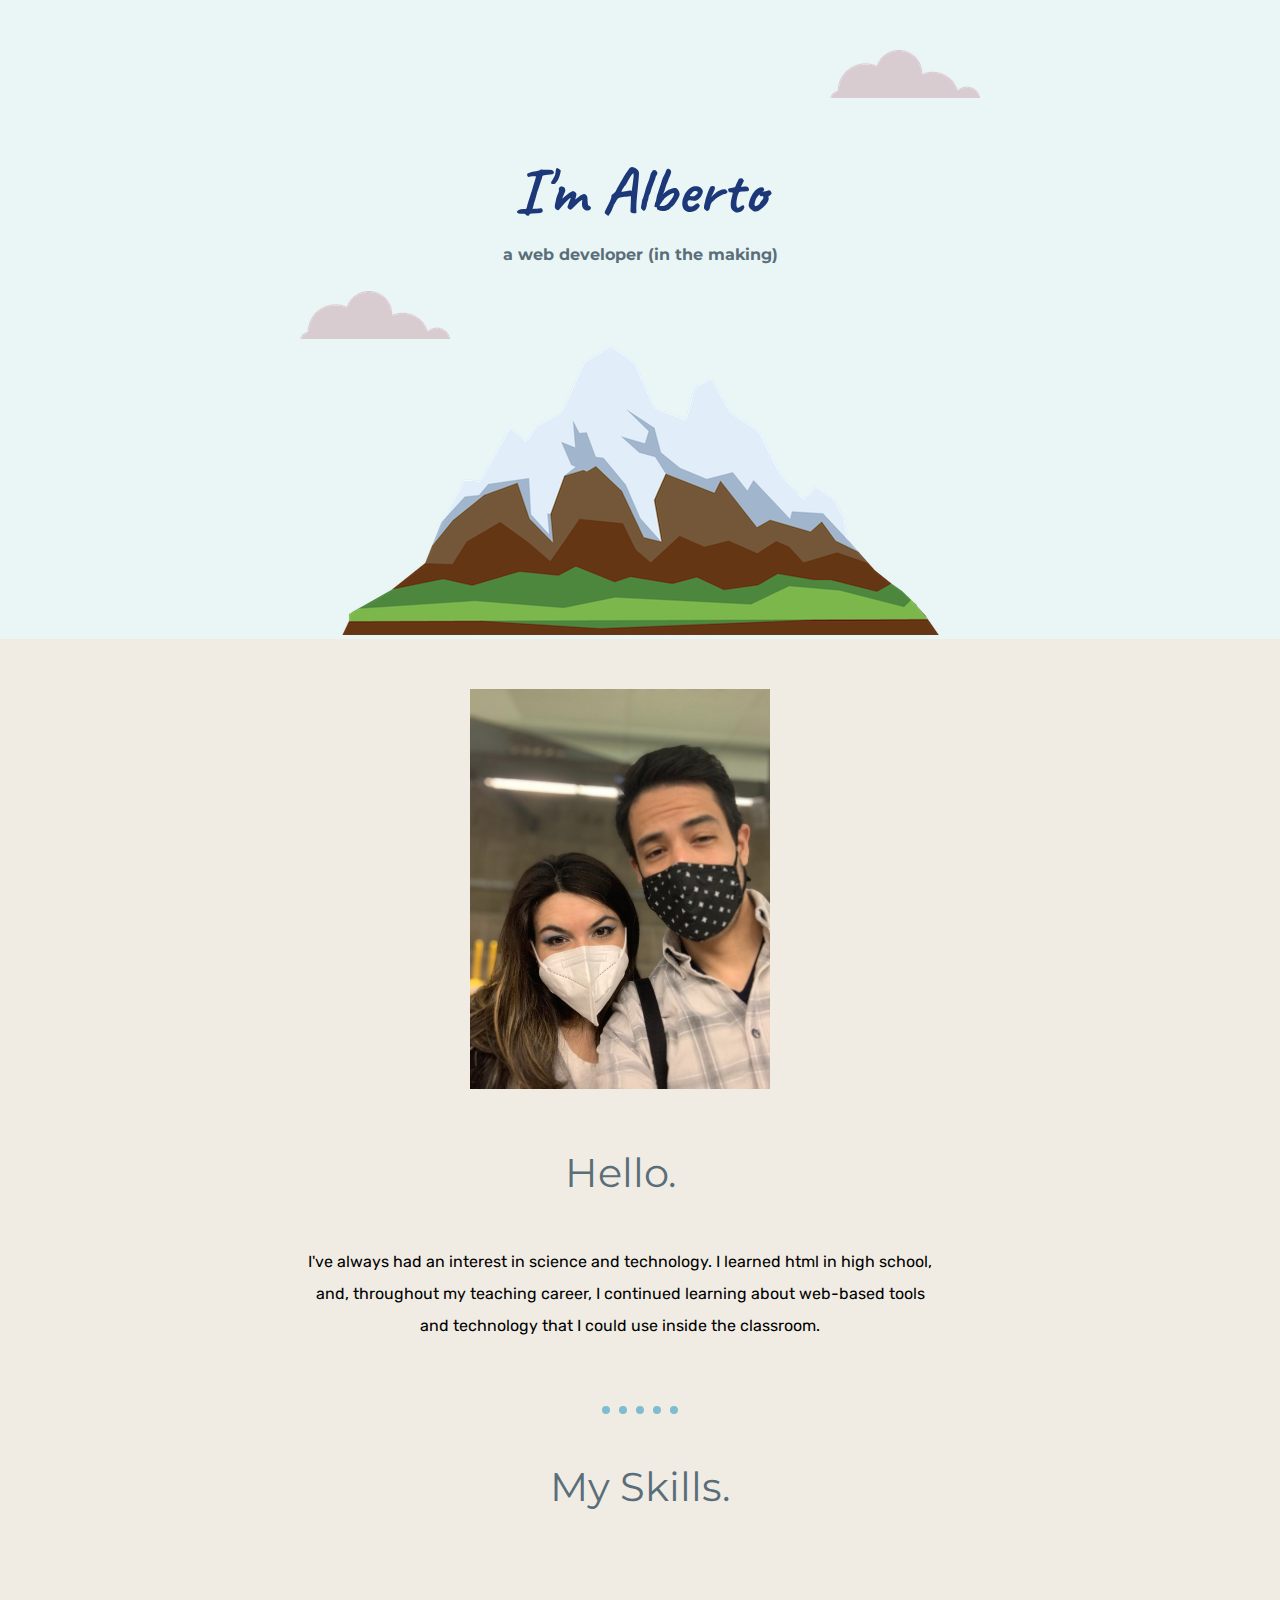
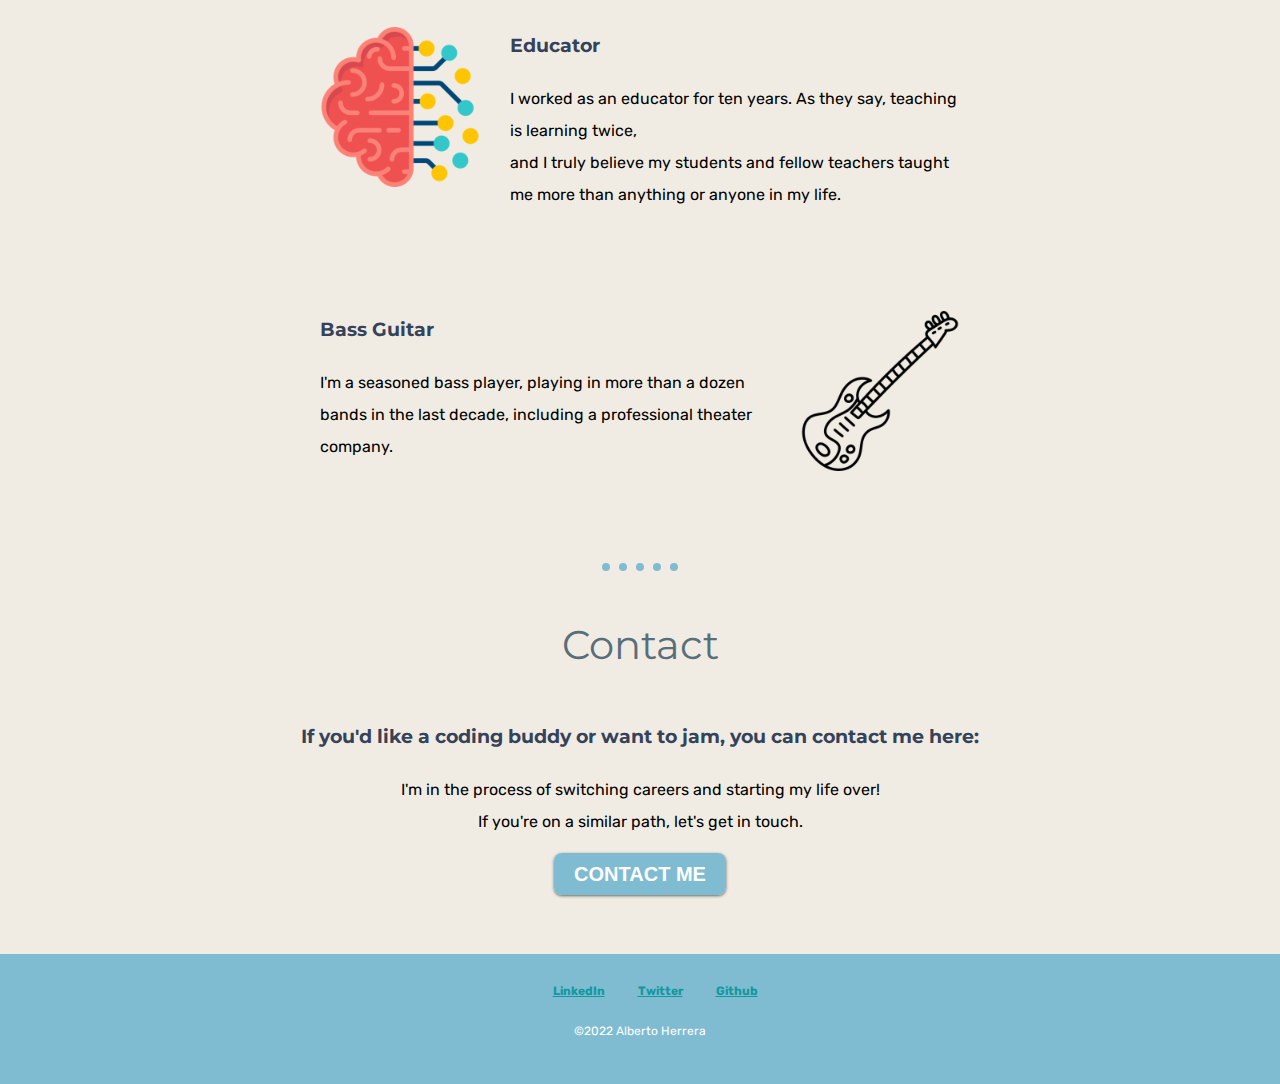
<file: index.html>
<!DOCTYPE html>
<html lang="en" dir="ltr">

<head>
  <meta charset="utf-8">
  <title>Alberto Herrera</title>

</head>
<link rel="stylesheet" href="CSS/styles.css">
<link rel="icon" href="favicon.ico">
<link <link rel="preconnect" href="https://fonts.googleapis.com">
<link rel="preconnect" href="https://fonts.gstatic.com" crossorigin>
<link href="https://fonts.googleapis.com/css2?family=Caveat:wght@500&family=Montserrat:wght@200&family=Rubik:wght@300&display=swap" rel="stylesheet">

<body>
  <div class="top-container">
    <img class="top-cloud" src="images/cloud.png" alt="">
    <h1>I'm Alberto</h1>
    <h2 class="subtitle">a web developer (in the making)</h2>
    <img class="bottom-cloud" src="images/cloud.png" alt="">
    <img src="images/mountain.png" alt="">
  </div>
  <div class="middle-container">
    <div class="profile">
      <img src="images/IMG_6388_SMALLer.jpg" alt="">
      <h2>Hello.</h2>
      <p>I've always had an interest in science and technology. I learned html in high school, <br />
        and, throughout my teaching career, I continued learning about web-based tools and technology that I could use inside the classroom. </p>
    </div>
    <hr>
    <div class="skills">
      <h2>My Skills.</h2>
      <div class="skill-row">
        <img class="skill-image-brain" src="images/artificial-intelligence_smaller.png" alt="">
        <h3>Educator</h3>
        <p>I worked as an educator for ten years. As they say, teaching is learning twice, <br />
          and I truly believe my students and fellow teachers taught me more than anything or anyone in my life. </p>
      </div>
      <div class="skill-row">
        <img class="skill-image-bass" src="images/bass-guitar_smaller.png" alt="">
        <h3>Bass Guitar</h3>
        <p> I'm a seasoned bass player, playing in more than a dozen bands in the last decade, including a professional theater company.</p>
      </div>
    </div>
    <hr>
    <div class="contact-me">
      <h2>Contact</h2>
      <h3> If you'd like a coding buddy or want to jam, you can contact me here:</h3>
      <p>I'm in the process of switching careers and starting my life over!<br>
          If you're on a similar path, let's get in touch.</p>
      <a class="btn" href="mailto:name@email.com">CONTACT ME</a>
    </div>
  </div>


  <div class="bottom-container">
    <a class="footer-link" href="https://www.linkedin.com/">LinkedIn</a>
    <a class="footer-link" href="https://twitter.com/">Twitter</a>
    <a class="footer-link" href="https://wwww.github.com">Github</a>
    <br>
    <br>
    <p>©2022 Alberto Herrera</p>
  </div>


</body>

</html>
</file>
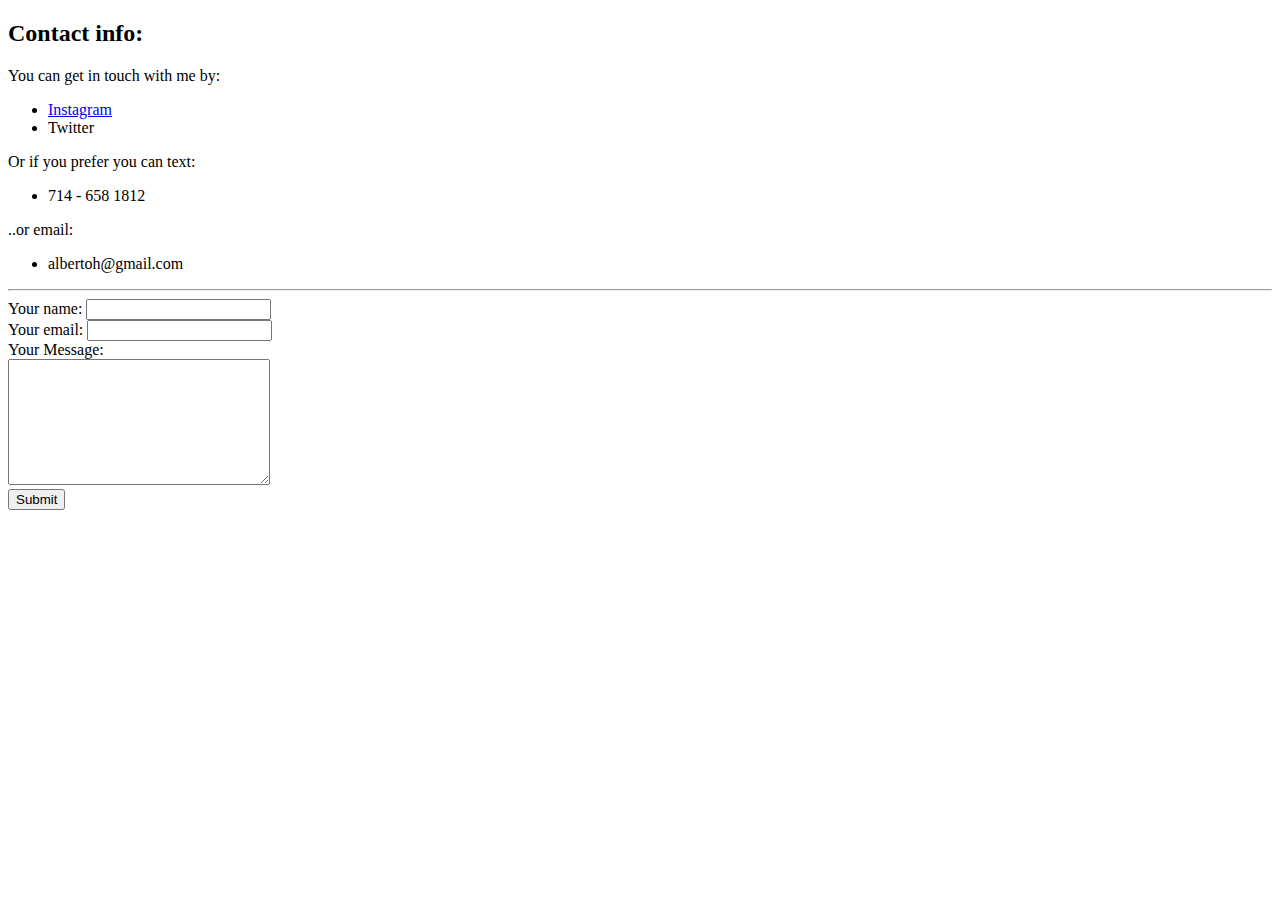
<file: contact.html>
<!DOCTYPE html>
<html lang="en" dir="ltr">

<head>
  <meta charset="utf-8">
  <title></title>
</head>

<body>
  <h2>Contact info:</h2>
  <p>You can get in touch with me by:</p>
  <ul>
    <li><a href="#">Instagram</a></li>
    <li>Twitter</li>
  </ul>
  <p>Or if you prefer you can text:</p>
  <ul>
    <li>714 - 658 1812</li>
  </ul>
  <p>..or email:</p>
  <ul>
    <li>albertoh@gmail.com</li>
  </ul>
  <hr>

  <form class="" action="mailto:jahc8905@gmail.com" method="post">
    <label for="">Your name: </label>
    <input type="text" name="" value=""><br>
    <label for="">Your email:</label>
    <input type="email" name="" value=""><br>
    <label for="">Your Message:</label><br>
    <textarea name="name" rows="8" cols="30"></textarea><br>
    <input type="submit" name="">
  </form>
</body>

</html>
</file>
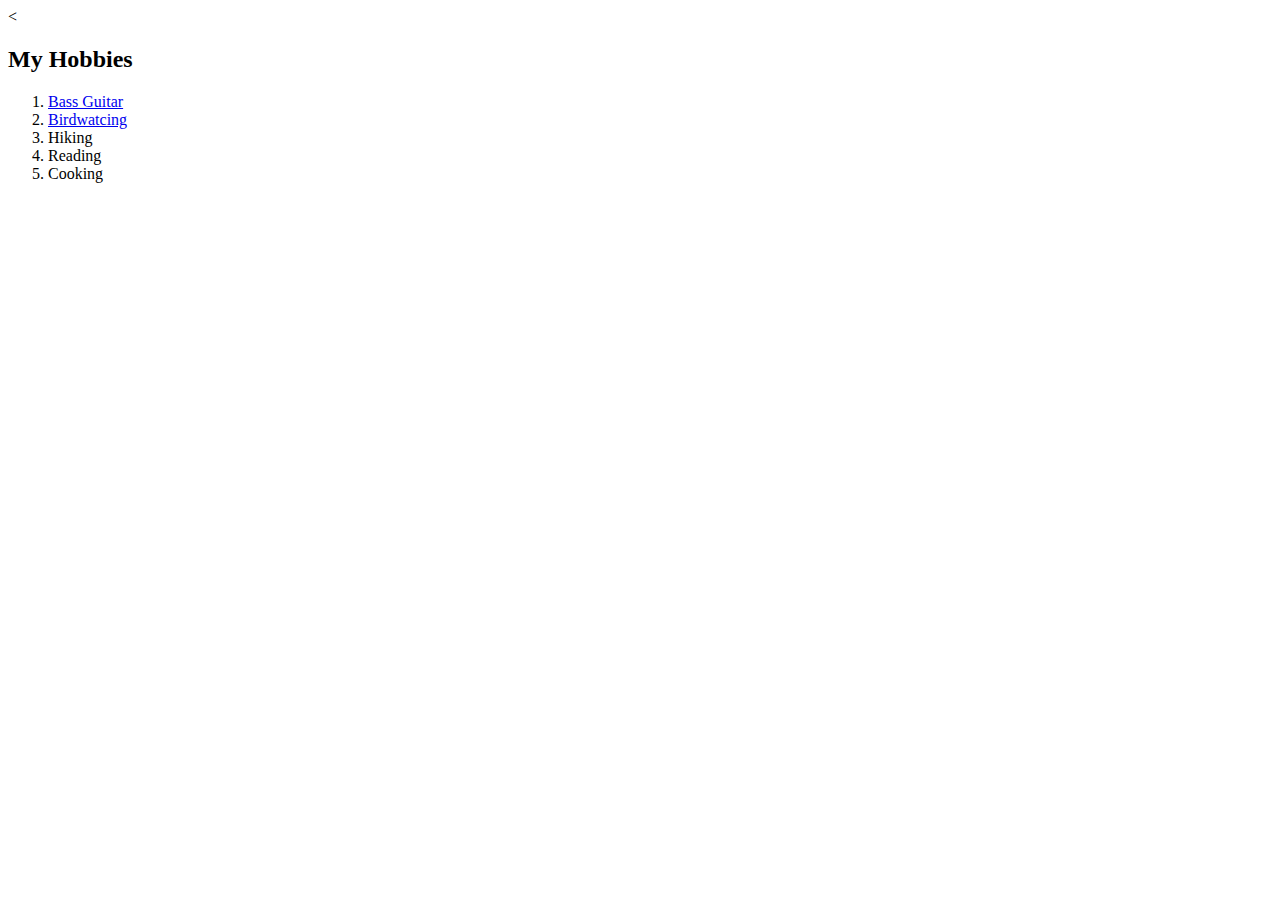
<file: hobbies.html>
<!DOCTYPE html>
<html lang="en" dir="ltr">
  <head>
    <meta charset="utf-8">
    <title>My Hobbies</title>
  </head>
  <body>
    <<h2>My Hobbies</h2>
    <ol>
      <li><a href="https://twitter.com/chuy_hc/status/1478612713093799939">Bass Guitar</a></li>
      <li><a href="https://en.wikipedia.org/wiki/Birdwatching">Birdwatcing</a></li>
      <li>Hiking</li>
      <li>Reading</li>
      <li>Cooking</li>
    </ol>
  </body>
</html>
</file>
<file: CSS/styles.css>
body {
  margin: 0;
  text-align: center;
  font-family: 'Rubik', sans-serif;

}

h1 {
  margin: 50px auto 0 auto;
  font-family: 'Caveat', cursive;
  font-size: 65px;
  color: #1C3879;
}
h2{
  font-family: 'Montserrat', sans-serif;
  font-size: 2.5rem;
  color: #596E79;
  font-weight: normal;
}
h3{
  font-family: 'Montserrat', sans-serif;
  color: #354259;
}
a{
  color:#11999E;
  font-weight: bold;
}
hr{
  border-width: 8px;
  border-style: dotted none none none;
  width: 6%;
  color: #7FBCD2;
}

/************************** class Selectors ****************/
.bottom-cloud {
  position: absolute;
  left: 300px;
  bottom: 300px;
}
.top-cloud {
  position: absolute;
  top: 50px;
  right: 300px;
}

.top-container {
  margin: 0;
  background-color: #EAF6F6;
  position: relative;
  padding-top: 100px;
}

.middle-container {
background-color: #F0ECE3;
margin: 0;
line-height: 2;
}

.bottom-container {
  background-color: #7FBCD2;
  padding-top: 30px;
  padding-bottom: 20px;
  position: relative;
  margin: 0;
  height: 80px;
  font-size: 12px;
  color: white;
}
.contact-me{
  background-color: #F0ECE3;
  margin: 0;
  padding-bottom: 60px;
  line-height: 2;
}
.profile{
  padding-top: 50px;
  padding-bottom: 40px;
  width: 50%;
  margin: auto 300px auto 300px;
}
.subtitle{
  font-size: 1em;
  font-weight: bold;
  margin: 0 auto 5  0;
}
.skill-row{
  width: 50%;
  margin: 100px auto 100px auto;
  text-align: left;
  line-height: 2;
}
.skill-image-brain{
  width: 25%;
  float: left;
  margin-right: 30px;
}
.skill-image-bass{
  width: 25%;
  float: right;
  margin-left: 30px;
}
.footer-link{
  padding-left: 30px;
}
.btn {
  background: #7FBCD2;
  background-image: -webkit-linear-gradient(top, #7FBCD2, #07EAA);
  background-image: -moz-linear-gradient(top, #7FBCD2, #07EAA);
  background-image: -ms-linear-gradient(top, #7FBCD2, #07EAA);
  background-image: -o-linear-gradient(top, #7FBCD2, #07EAA);
  background-image: linear-gradient(to bottom, #7FBCD2, #07EAA);
  -webkit-border-radius: 8;
  -moz-border-radius: 8;
  border-radius: 8px;
  -webkit-box-shadow: 0 1px 3px #666666;
  -moz-box-shadow: 0 1px 3px #666666;
  box-shadow: 0 1px 3px #666666;
  font-family: Arial;
  color: #ffffff;
  font-size: 20px;
  padding: 10px 20px 10px 20px;
  text-decoration: none;
}

.btn:hover {
  background: #30e3cb;
  background-image: -webkit-linear-gradient(top, #30e3cb, #2bc4ad);
  background-image: -moz-linear-gradient(top, #30e3cb, #2bc4ad);
  background-image: -ms-linear-gradient(top, #30e3cb, #2bc4ad);
  background-image: -o-linear-gradient(top, #30e3cb, #2bc4ad);
  background-image: linear-gradient(to bottom, #30e3cb, #2bc4ad);
  text-decoration: none;
}
</file>
